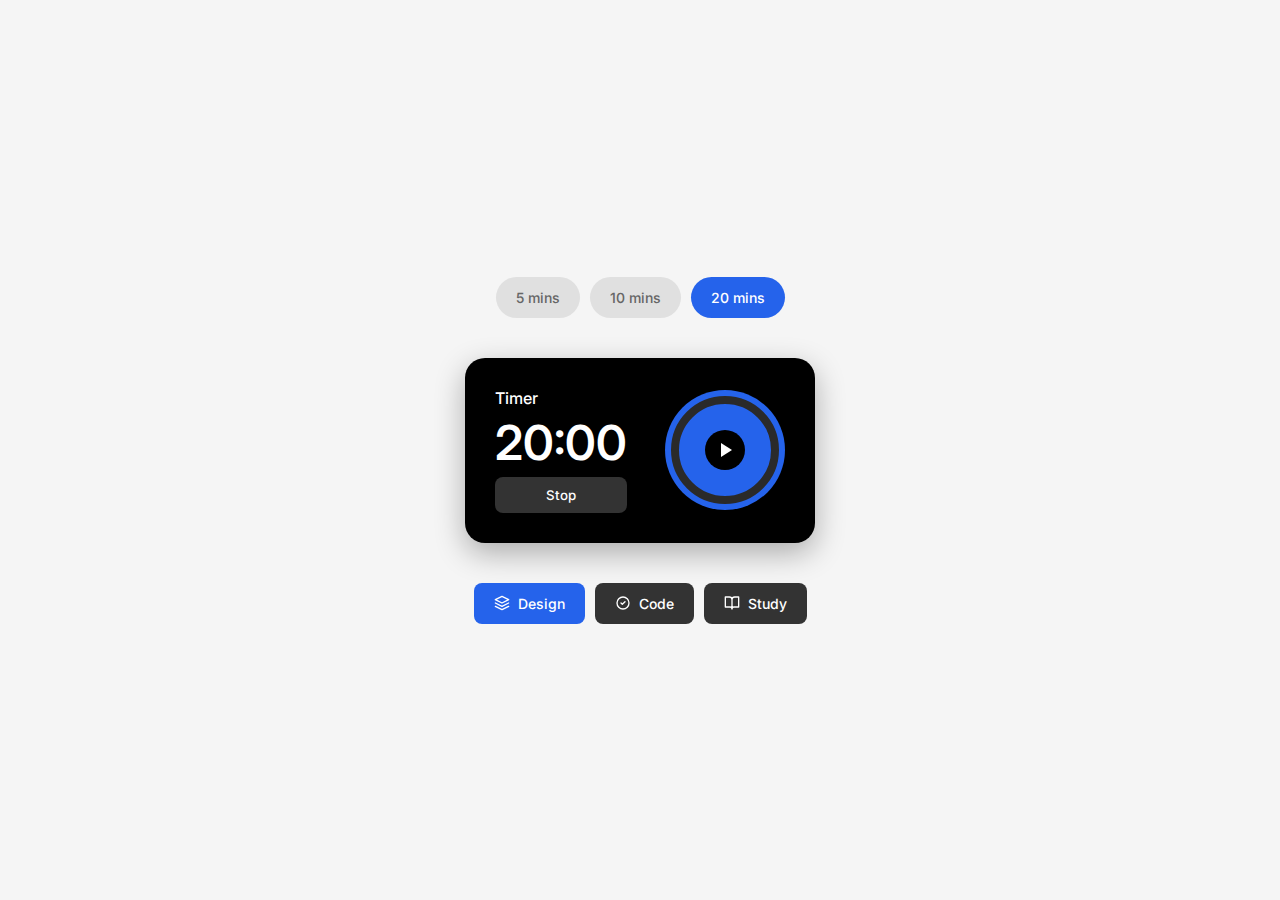
<file: timer-widget.html>
<!DOCTYPE html>
<html lang="en">
<head>
    <meta charset="UTF-8">
    <meta name="viewport" content="width=device-width, initial-scale=1.0">
    <title>Timer Widget</title>
    <link rel="stylesheet" href="timer-widget.css">
    <link href="https://fonts.googleapis.com/css2?family=Inter:wght@400;500;600&display=swap" rel="stylesheet">
</head>
<body>
    <div class="timer-container">
        <div class="preset-buttons">
            <button class="preset-btn" data-time="5">5 mins</button>
            <button class="preset-btn" data-time="10">10 mins</button>
            <button class="preset-btn active" data-time="20">20 mins</button>
        </div>
        
        <div class="timer-display">
            <div class="timer-info">
                <div class="timer-label">Timer</div>
                <div class="timer-time" id="timer-time">20:00</div>
                <button class="stop-btn" id="stop-btn">Stop</button>
            </div>
            
            <div class="timer-progress">
                <div class="progress-circle">
                    <svg class="progress-svg" width="120" height="120" viewBox="0 0 120 120">
                        <circle class="progress-bg" cx="60" cy="60" r="50" stroke="#2a2a2a" stroke-width="8" fill="none"/>
                        <circle class="progress-fill" cx="60" cy="60" r="50" stroke="#00ffff" stroke-width="8" fill="none" stroke-dasharray="314" stroke-dashoffset="314"/>
                    </svg>
                    <button class="play-pause-btn" id="play-pause-btn">
                        <svg width="24" height="24" viewBox="0 0 24 24" fill="none">
                            <path d="M8 5v14l11-7z" fill="white"/>
                        </svg>
                    </button>
                </div>
            </div>
        </div>
        
        <!-- Category Buttons -->
        <div class="category-buttons">
            <button class="category-btn active" data-category="design">
                <svg width="16" height="16" viewBox="0 0 24 24" fill="none">
                    <path d="M12 2L2 7l10 5 10-5-10-5zM2 17l10 5 10-5M2 12l10 5 10-5" stroke="currentColor" stroke-width="2" stroke-linecap="round" stroke-linejoin="round"/>
                </svg>
                Design
            </button>
            <button class="category-btn" data-category="code">
                <svg width="16" height="16" viewBox="0 0 24 24" fill="none">
                    <path d="M9 12l2 2 4-4M21 12c0 4.97-4.03 9-9 9s-9-4.03-9-9 4.03-9 9-9 9 4.03 9 9z" stroke="currentColor" stroke-width="2" stroke-linecap="round" stroke-linejoin="round"/>
                </svg>
                Code
            </button>
            <button class="category-btn" data-category="study">
                <svg width="16" height="16" viewBox="0 0 24 24" fill="none">
                    <path d="M2 3h6a4 4 0 0 1 4 4v14a3 3 0 0 0-3-3H2zM22 3h-6a4 4 0 0 0-4 4v14a3 3 0 0 1 3-3h7z" stroke="currentColor" stroke-width="2" stroke-linecap="round" stroke-linejoin="round"/>
                </svg>
                Study
            </button>
        </div>
    </div>

    <script src="timer-widget.js"></script>
</body>
</html>
</file>
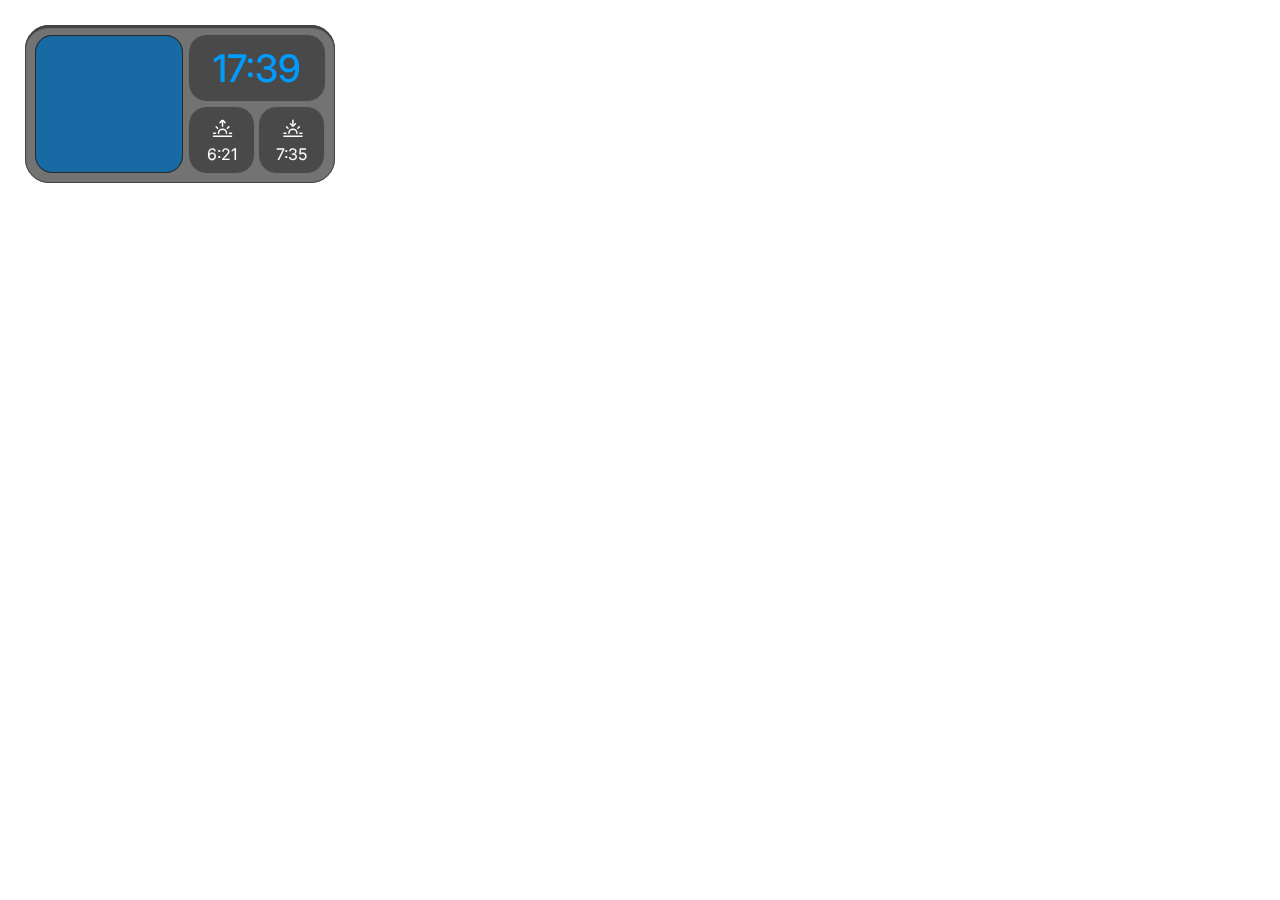
<file: weather-widget.html>
<!DOCTYPE html>
<html lang="en">
<head>
    <meta charset="UTF-8">
    <meta name="viewport" content="width=device-width, initial-scale=1.0">
    <title>Weather Widget</title>
    <link rel="stylesheet" href="weather-widget.css">
    <link href="https://fonts.googleapis.com/css2?family=Inter:wght@400;500&display=swap" rel="stylesheet">
</head>
<body>
    <div class="weather-widget">
        <div class="weather-left">
            <div class="wrap">
                <div class="weather-icon" id="weather-icon">
                </div>
                <div class="weather-condition" id="weather-condition">Clear Sky</div>
            </div>
            <div class="temperature" id="temperature">22</div>
            <div class="location" id="location">Bangalore</div>
        </div>
        <div class="weather-right">
            <div class="m1">
                <div class="current-time" id="current-time">13:36</div>
            </div>
            <div class="s1">
                <div class="sunrise-icon">
                   <img src="Icons/sunrise.svg" alt="" srcset="">
                </div>
                <div class="sunrise-time" id="sunrise-time">6:21</div>
            </div>
            <div class="s2">
                <div class="sunset-icon">
                    <img src="Icons/sunset.svg" alt="" srcset="">

                </div>
                <div class="sunset-time" id="sunset-time">7:35</div>
            </div>
        </div>
    </div>

    <script src="weather-widget.js"></script>
</body>
</html> 
<!-- HI -->
</file>
<file: timer-widget.css>
* {
    margin: 0;
    padding: 0;
    box-sizing: border-box;
}

body {
    font-family: 'Inter', sans-serif;
    background: #f5f5f5;
    min-height: 100vh;
    display: flex;
    justify-content: center;
    align-items: center;
    padding: 20px;
}

.timer-container {
    display: flex;
    flex-direction: column;
    align-items: center;
    gap: 20px;
    max-width: 400px;
    width: 100%;
}

/* Preset Timer Buttons */
.preset-buttons {
    display: flex;
    gap: 10px;
    margin-bottom: 20px;
}

.preset-btn {
    padding: 12px 20px;
    border: none;
    border-radius: 25px;
    background: #e0e0e0;
    color: #666;
    font-family: 'Inter', sans-serif;
    font-weight: 500;
    font-size: 14px;
    cursor: pointer;
    transition: all 0.3s ease;
}

.preset-btn:hover {
    background: #d0d0d0;
}

.preset-btn.active {
    background: #2563eb;
    color: white;
}

/* Main Timer Display */
.timer-display {
    background: #000;
    border-radius: 20px;
    padding: 30px;
    width: 100%;
    max-width: 350px;
    display: flex;
    justify-content: space-between;
    align-items: center;
    box-shadow: 0 10px 30px rgba(0, 0, 0, 0.3);
}

.timer-info {
    display: flex;
    flex-direction: column;
    gap: 5px;
}

.timer-label {
    color: white;
    font-size: 16px;
    font-weight: 500;
}

.timer-time {
    color: white;
    font-size: 48px;
    font-weight: 600;
    font-family: 'Inter', sans-serif;
}

.stop-btn {
    padding: 10px 20px;
    border: none;
    border-radius: 8px;
    background: #333;
    color: white;
    font-family: 'Inter', sans-serif;
    font-weight: 500;
    cursor: pointer;
    transition: background 0.3s ease;
}

.stop-btn:hover {
    background: #444;
}

/* Timer Progress */
.timer-progress {
    background: #2563eb;
    border-radius: 50%;
    width: 120px;
    height: 120px;
    display: flex;
    justify-content: center;
    align-items: center;
    position: relative;
}

.progress-circle {
    position: relative;
    width: 120px;
    height: 120px;
}

.progress-svg {
    transform: rotate(-90deg);
}

.progress-bg {
    stroke: #2a2a2a;
}

.progress-fill {
    stroke: #00ffff;
    transition: stroke-dashoffset 0.3s ease;
}

.play-pause-btn {
    position: absolute;
    top: 50%;
    left: 50%;
    transform: translate(-50%, -50%);
    width: 40px;
    height: 40px;
    border: none;
    border-radius: 50%;
    background: #000;
    color: white;
    cursor: pointer;
    display: flex;
    justify-content: center;
    align-items: center;
    transition: background 0.3s ease;
}

.play-pause-btn:hover {
    background: #333;
}

/* Category Buttons */
.category-buttons {
    display: flex;
    gap: 10px;
    margin-top: 20px;
}

.category-btn {
    padding: 12px 20px;
    border: none;
    border-radius: 8px;
    background: #333;
    color: white;
    font-family: 'Inter', sans-serif;
    font-weight: 500;
    font-size: 14px;
    cursor: pointer;
    transition: all 0.3s ease;
    display: flex;
    align-items: center;
    gap: 8px;
}

.category-btn:hover {
    background: #444;
}

.category-btn.active {
    background: #2563eb;
}

.category-btn svg {
    width: 16px;
    height: 16px;
}

/* Responsive Design */
@media (max-width: 480px) {
    .timer-display {
        flex-direction: column;
        gap: 20px;
        text-align: center;
    }
    
    .timer-time {
        font-size: 36px;
    }
    
    .preset-buttons {
        flex-wrap: wrap;
        justify-content: center;
    }
    
    .category-buttons {
        flex-wrap: wrap;
        justify-content: center;
    }
}
</file>
<file: weather-widget.css>
* {
    margin: 0;
    padding: 0;
    box-sizing: border-box;
}

body {
    font-family: 'Inter', sans-serif;
    min-height: 100vh;
}

.weather-widget {
    position: fixed;
    top: 25px;
    left: 25px;
    z-index: 10;
    width: 310px;
    height: 158px;
    padding: 10px;
    background: rgba(0, 0, 0, 0.55);
    box-shadow: 0px 3px 1px rgba(25, 25, 25, 0.55) inset;
    overflow: hidden;
    border-radius: 24px;
    outline: 1px #434343 solid;
    outline-offset: -1px;
    backdrop-filter: blur(12.50px);
    justify-content: flex-start;
    align-items: flex-start;
    gap: 6px;
    display: inline-flex;
}



.weather-left {
    box-sizing: border-box;
    display: flex;
    flex-direction: column;
    justify-content: space-between;
    align-items: flex-start;
    padding: 12px 14px;
    gap: 10px;
    width: 148px;
    height: 138px;
    background: rgba(0, 149, 255, 0.55);
    border: 0.541799px solid #272928;
    backdrop-filter: blur(8px);
    border-radius: 17.3376px;
    flex: none;
    order: 0;
    align-self: stretch;
    flex-grow: 0;
    overflow: hidden;
    position: relative;
}

.wrap {
    display: flex;
    flex-direction: row;
    align-items: center;
    padding: 0px;
    gap: 4px;
    width: 120px;
    height: 24px;
    flex: none;
    order: 0;
    flex-grow: 0;
    overflow: hidden;
}

.weather-icon {
    width: 24px;
    height: 24px;
    flex: none;
    order: 0;
    flex-grow: 0;
    position: relative;
}

.weather-icon svg {
    width: 100%;
    height: 100%;
}

.weather-condition {
    width: 92px;
    height: 15px;
    font-family: 'Inter';
    font-style: normal;
    font-weight: 400;
    font-size: 12px;
    line-height: 15px;
    color: #FCFCFC;
    flex: none;
    order: 1;
    flex-grow: 0;
    overflow: hidden;
    text-overflow: ellipsis;
    white-space: nowrap;
    text-align: left;
}

.temperature {
    height: 58px;
    font-family: 'Inter';
    font-style: normal;
    font-weight: 500;
    font-size: 54px;
    line-height: 58px;
    color: #FCFCFC;
    flex: none;
    order: 1;
    flex-grow: 0;
    text-align: center;
    overflow: hidden;
}

.location {
    height: 17px;
    font-family: 'Inter';
    font-style: normal;
    font-weight: 500;
    font-size: 16px;
    line-height: 17px;
    color: #FCFCFC;
    flex: none;
    order: 2;
    flex-grow: 0;
    text-align: left;
    overflow: hidden;
    text-overflow: ellipsis;
    white-space: nowrap;
}

.weather-right {
    width: 136px;
    align-self: stretch;
    justify-content: flex-start;
    align-items: center;
    gap: 5.42px;
    display: flex;
    flex-wrap: wrap;
    align-content: center;
}

.m1 {
    width: 136px;
    height: 66px;
    padding-left: 8px;
    padding-right: 8px;
    padding-top: 6px;
    padding-bottom: 6px;
    background: rgba(37.71, 37.71, 37.71, 0.55);
    overflow: hidden;
    border-radius: 17.34px;
    outline: 0.54px #707070 solid;
    outline-offset: -0.54px;
    justify-content: center;
    align-items: center;
    gap: 6px;
    display: flex;
}

.current-time {
    color: #009BFF;
    font-size: 38px;
    font-family: Inter;
    font-weight: 500;
    word-wrap: break-word;
}

.s1, .s2 {
    width: 65px;
    height: 66px;
    padding-left: 5px;
    padding-right: 5px;
    padding-top: 9px;
    padding-bottom: 9px;
    background: rgba(37.71, 37.71, 37.71, 0.55);
    overflow: hidden;
    border-radius: 17.34px;
    outline: 0.54px #707070 solid;
    outline-offset: -0.54px;
    flex-direction: column;
    justify-content: center;
    align-items: center;
    gap: 4px;
    display: inline-flex;
}

.s2 {
    height: 66.29px;
}

.sunrise-icon, .sunset-icon {
    width: 24px;
    height: 24px;
    position: relative;
}

.sunrise-time, .sunset-time {
    align-self: stretch;
    text-align: center;
    color: #FCFCFC;
    font-size: 16px;
    font-family: Inter;
    font-weight: 400;
    word-wrap: break-word;
}

/* Loading Animation */
.loading-dots {
    display: inline-block;
    position: relative;
    width: 24px;
    height: 24px;
    margin: 0 auto;
}

/* Custom illustrations */
.weather-illustration {
    position: absolute;
    bottom: 0px;
    left: 50%;
    transform: translateX(-50%);
    object-fit: contain;
}

.illustration-text {
    position: absolute;
    top: 15px;
    left: 50%;
    transform: translateX(-50%);
    font-family: 'Inter';
    font-style: normal;
    font-weight: 500;
    font-size: 12px;
    line-height: 15px;
    color: #FCFCFC;
    text-align: center;
    width: 100%;
    padding: 0 10px;
}

.illustration-container {
    position: absolute;
    top: 0;
    left: 0;
    width: 100%;
    height: 100%;
    display: flex;
    flex-direction: column;
    justify-content: space-between;
    align-items: center;
}

.loading-dots div {
    position: absolute;
    top: 8px;
    width: 4px;
    height: 4px;
    border-radius: 50%;
    background: #FCFCFC;
    animation: loading-dots 1.2s linear infinite;
}

.loading-dots div:nth-child(1) {
    left: 2px;
    animation-delay: 0s;
}

.loading-dots div:nth-child(2) {
    left: 8px;
    animation-delay: 0.2s;
}

.loading-dots div:nth-child(3) {
    left: 14px;
    animation-delay: 0.4s;
}

@keyframes loading-dots {
    0%, 80%, 100% {
        transform: scale(0);
        opacity: 0.5;
    }
    40% {
        transform: scale(1);
        opacity: 1;
    }
}

/* Temperature loading animation */
.temperature.loading {
    position: relative;
    overflow: hidden;
}

.temperature.loading::after {
    content: '';
    position: absolute;
    top: 0;
    left: -100%;
    width: 100%;
    height: 100%;
    background: linear-gradient(90deg, transparent, rgba(255,255,255,0.2), transparent);
    animation: shimmer 1.5s infinite;
}

@keyframes shimmer {
    0% {
        left: -100%;
    }
    100% {
        left: 100%;
    }
}
</file>
